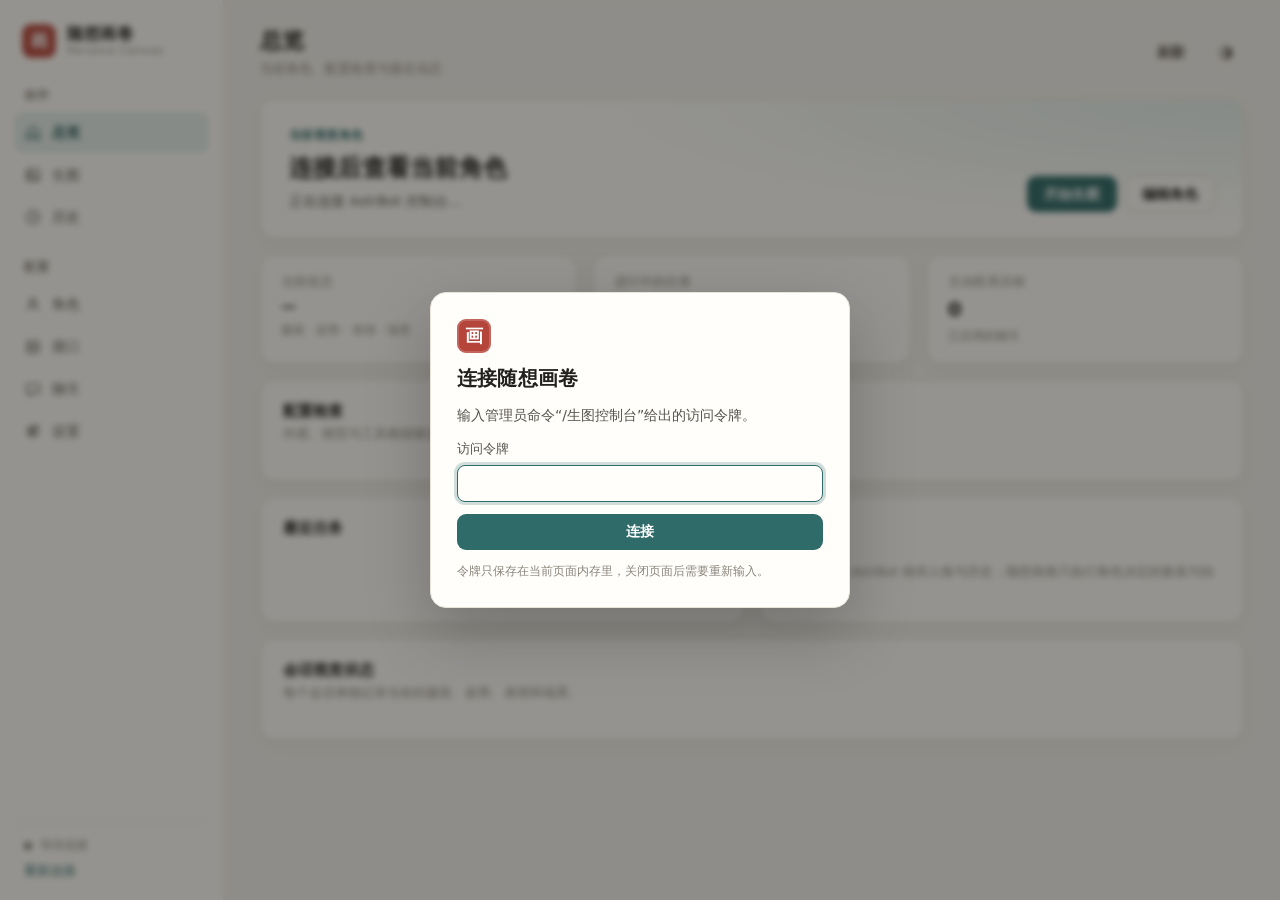
<file: pages/canvas/index.html>
<!doctype html>
<html lang="zh-CN">
  <head>
    <meta charset="utf-8" />
    <meta name="viewport" content="width=device-width,initial-scale=1" />
    <meta name="color-scheme" content="light dark" />
    <title>随想画卷 · Persona Canvas</title>
    <link rel="stylesheet" href="./app.css" />
    <script type="module" src="./app.js"></script>
  </head>
  <body>
    <div class="shell">
      <aside class="sidebar">
        <a class="brand" href="#overview">
          <span class="brand-mark" aria-hidden="true">画</span>
          <span class="brand-text">随想画卷<small>Persona Canvas</small></span>
        </a>
        <nav class="nav-list" aria-label="功能导航">
          <p class="nav-group">创作</p>
          <button class="nav active" data-page="overview">
            <svg viewBox="0 0 24 24" aria-hidden="true"><path d="M4 10.5 12 4l8 6.5V20h-5v-5.5H9V20H4z" /></svg
            ><span>总览</span>
          </button>
          <button class="nav" data-page="studio">
            <svg viewBox="0 0 24 24" aria-hidden="true">
              <rect x="3.5" y="4.5" width="17" height="15" rx="2.5" />
              <circle cx="9" cy="10" r="1.8" />
              <path d="m4 17.5 5-4.5 3.5 3 3-2.5 4.5 4" /></svg
            ><span>生图</span>
          </button>
          <button class="nav" data-page="history">
            <svg viewBox="0 0 24 24" aria-hidden="true">
              <circle cx="12" cy="12" r="8.5" />
              <path d="M12 7.5V12l3 2" /></svg
            ><span>历史</span>
          </button>
          <p class="nav-group">配置</p>
          <button class="nav" data-page="persona">
            <svg viewBox="0 0 24 24" aria-hidden="true">
              <circle cx="12" cy="8.5" r="3.8" />
              <path d="M4.5 20c1.2-3.6 4-5.5 7.5-5.5s6.3 1.9 7.5 5.5" /></svg
            ><span>角色</span>
          </button>
          <button class="nav" data-page="providers">
            <svg viewBox="0 0 24 24" aria-hidden="true">
              <rect x="4" y="4.5" width="16" height="6" rx="2" />
              <rect x="4" y="13.5" width="16" height="6" rx="2" />
              <path d="M8 7.5h.01M8 16.5h.01" /></svg
            ><span>接口</span>
          </button>
          <button class="nav" data-page="active">
            <svg viewBox="0 0 24 24" aria-hidden="true">
              <path
                d="M5 5.5h14a1.5 1.5 0 0 1 1.5 1.5v8.5A1.5 1.5 0 0 1 19 17h-7l-4.5 3.5V17H5a1.5 1.5 0 0 1-1.5-1.5V7A1.5 1.5 0 0 1 5 5.5z"
              /></svg
            ><span>聊天</span>
          </button>
          <button class="nav" data-page="settings">
            <svg viewBox="0 0 24 24" aria-hidden="true">
              <path d="M5 7h9M18 7h1M5 17h3M12 17h7M5 12h1M10 12h9" />
              <circle cx="16" cy="7" r="2" />
              <circle cx="10" cy="17" r="2" />
              <circle cx="8" cy="12" r="2" /></svg
            ><span>设置</span>
          </button>
        </nav>
        <div class="sidebar-foot">
          <div class="connection"><span class="dot" id="status-dot"></span><span id="status-label">等待连接</span></div>
          <button class="link-button" id="change-token" hidden>重新连接</button>
          <span class="version" id="app-version"></span>
        </div>
      </aside>

      <main class="main">
        <header class="page-header">
          <div class="page-heading">
            <h1 id="page-title">总览</h1>
            <p id="page-subtitle">当前角色、配置检查与最近动态</p>
          </div>
          <div class="header-actions">
            <span id="dirty-label" class="dirty-label"></span>
            <button class="button ghost" id="refresh">刷新</button>
            <button class="button icon ghost" id="theme-toggle" aria-label="切换亮暗主题" title="切换亮暗主题">
              <svg viewBox="0 0 24 24" aria-hidden="true">
                <circle cx="12" cy="12" r="7.5" />
                <path d="M12 4.5v15a7.5 7.5 0 0 0 0-15z" class="fill" />
              </svg>
            </button>
          </div>
        </header>
        <div id="notice" class="notice" role="status" aria-live="polite" hidden></div>

        <!-- 总览 -->
        <section data-panel="overview" class="page">
          <article class="hero">
            <div class="hero-body">
              <p class="eyebrow">当前视觉角色</p>
              <h2 id="overview-name">连接后查看当前角色</h2>
              <p id="overview-description" class="hero-description">正在连接 AstrBot 控制台…</p>
              <div class="chips" id="overview-chips"></div>
            </div>
            <div class="hero-actions">
              <button class="button" data-goto="studio">开始生图</button>
              <button class="button outline" data-goto="persona">编辑角色</button>
            </div>
          </article>

          <div class="metrics">
            <article class="metric">
              <span>当前状态</span><strong id="overview-state">—</strong><small>服装 · 姿势 · 表情 · 场景</small>
            </article>
            <article class="metric">
              <span>进行中的任务</span><strong id="overview-jobs">0</strong
              ><small id="overview-job-detail">等待数据</small>
            </article>
            <article class="metric">
              <span>主动联系目标</span><strong id="overview-targets">0</strong
              ><small id="overview-target-detail">已启用的聊天</small>
            </article>
          </div>

          <article class="card">
            <div class="card-head">
              <div>
                <h3>配置检查</h3>
                <p>外观、模型与工具都就绪后，角色才能正常拍照。</p>
              </div>
            </div>
            <div id="setup-list" class="setup-list"></div>
          </article>

          <div class="grid two">
            <article class="card">
              <div class="card-head">
                <h3>最近任务</h3>
                <button class="link-button" data-goto="studio">全部任务</button>
              </div>
              <div id="overview-task-list" class="compact-list"></div>
            </article>
            <article class="card">
              <div class="card-head"><h3>集成状态</h3></div>
              <div id="integration-summary" class="info-list"></div>
              <p class="hint-text">日常聊天由 AstrBot 保持人格与历史；随想画卷只执行角色决定的换装与拍照。</p>
            </article>
          </div>

          <article class="card">
            <div class="card-head">
              <div>
                <h3>会话视觉状态</h3>
                <p>每个会话单独记录当前的服装、姿势、表情和场景。</p>
              </div>
            </div>
            <div id="session-list" class="session-list"></div>
          </article>
        </section>

        <!-- 生图 -->
        <section data-panel="studio" class="page" hidden>
          <div class="studio-grid">
            <form id="generate-form" class="card">
              <div class="card-head">
                <div>
                  <h3>构图与生成</h3>
                  <p>角色会先决定是否愿意拍；提交后可继续操作。</p>
                </div>
              </div>
              <div class="form-grid">
                <label
                  >生成模式<select id="g-mode">
                    <option value="persona">人设拍摄</option>
                    <option value="scene">普通场景</option>
                    <option value="edit">参考图编辑</option>
                  </select></label
                >
                <label>绘画接口<select id="g-provider"></select></label>
                <label>视觉角色<select id="g-persona"></select></label>
                <label
                  >关联会话<input id="g-umo" list="session-options" placeholder="选填，使用该会话的当前状态" /><datalist
                    id="session-options"
                  ></datalist
                ></label>
                <label class="full"
                  >画面描述<textarea
                    id="g-prompt"
                    rows="4"
                    required
                    placeholder="例如：穿白色连衣裙，坐在窗边，下午的柔和阳光"
                  ></textarea>
                </label>
                <label class="full"
                  >参考图资产<input id="g-reference" placeholder="选填；留空使用角色参考图库，填写时只用这一张"
                /></label>
              </div>
              <details class="advanced" id="g-advanced">
                <summary>生成参数</summary>
                <label class="check"
                  ><input
                    id="g-override"
                    type="checkbox"
                  />覆盖默认参数（宽高比与分辨率默认由角色和运行设置决定）</label
                >
                <p id="g-capabilities" class="hint-text"></p>
                <div class="form-grid four">
                  <label>宽度<input id="g-width" type="number" min="64" max="4096" step="64" /></label>
                  <label>高度<input id="g-height" type="number" min="64" max="4096" step="64" /></label>
                  <label>步数<input id="g-steps" type="number" min="1" max="100" /></label>
                  <label>引导值<input id="g-scale" type="number" min="0" max="30" step="0.1" /></label>
                  <label>随机种子<input id="g-seed" type="number" min="-1" placeholder="-1 表示随机" /></label>
                  <label hidden
                    >Gemini 宽高比<select id="g-aspect-ratio">
                      <option value="">由角色决定</option>
                      <option>1:1</option>
                      <option>2:3</option>
                      <option>3:2</option>
                      <option>3:4</option>
                      <option>4:3</option>
                      <option>4:5</option>
                      <option>5:4</option>
                      <option>9:16</option>
                      <option>16:9</option>
                      <option>21:9</option>
                    </select></label
                  >
                  <label hidden
                    >Gemini 图片规格<select id="g-image-size">
                      <option value="">按运行设置档位</option>
                      <option value="512">512</option>
                      <option value="1K">1K</option>
                      <option value="2K">2K</option>
                      <option value="4K">4K</option></select
                    ><small>可用规格取决于模型，不支持时由接口返回原因。</small></label
                  >
                </div>
              </details>
              <div class="actions">
                <button class="button" type="submit">提交生成</button>
                <button class="button outline" type="button" id="use-persona-reference">使用角色参考图库</button>
              </div>
              <div id="generate-result" class="result" aria-live="polite"></div>
            </form>

            <article class="card preview-card">
              <div class="card-head">
                <h3>最近生成</h3>
                <span id="preview-status" class="badge">等待任务</span>
              </div>
              <div id="studio-preview" class="image-stage">
                <div class="empty">
                  <span>✧</span>
                  <p>画面将在生成完成后出现</p>
                  <small>写好描述，开始一次拍摄。</small>
                </div>
              </div>
              <div id="preview-caption" class="preview-caption"></div>
            </article>
          </div>

          <article class="card">
            <div class="card-head">
              <h3>生成任务</h3>
              <button class="link-button" id="refresh-jobs">刷新任务</button>
            </div>
            <div id="job-list" class="task-list"></div>
          </article>

          <form id="simulate-form" class="card">
            <div class="card-head">
              <div>
                <h3>角色判断预演</h3>
                <p>看看角色会不会答应、怎么回复、准备改哪些状态；不发消息也不生图。</p>
              </div>
              <span class="badge">预演</span>
            </div>
            <div class="form-grid">
              <label>视觉角色<select id="s-persona"></select></label>
              <label>关联会话<input id="s-umo" list="session-options" placeholder="选填" /></label>
              <label class="full"
                >用户消息<textarea
                  id="s-text"
                  rows="2"
                  required
                  placeholder="换件白裙子，给我看看你现在的样子"
                ></textarea>
              </label>
            </div>
            <div class="actions"><button class="button outline" type="submit">预演角色判断</button></div>
            <pre id="simulate-result" class="result code-result" aria-live="polite"></pre>
          </form>
        </section>

        <!-- 历史 -->
        <section data-panel="history" class="page" hidden>
          <div class="tabs" role="tablist" data-tabs="history">
            <button type="button" role="tab" data-tab="images">生成历史</button>
            <button type="button" role="tab" data-tab="actions">动作诊断</button>
          </div>
          <article class="card" data-tab-group="history" data-tab-panel="images">
            <div class="card-head">
              <div>
                <h3>生成历史</h3>
                <p>按页加载，包含提示词、参数与执行结果；筛选作用于已加载的记录。</p>
              </div>
              <div class="actions inline">
                <label class="compact-label"
                  >显示<select id="history-filter">
                    <option value="all">全部记录</option>
                    <option value="success">成功</option>
                    <option value="failed">失败</option>
                  </select></label
                >
                <button class="button outline small" id="reload-history">刷新</button>
              </div>
            </div>
            <div id="history-list" class="history-grid"></div>
            <div class="actions center">
              <button class="button outline" id="load-more-history" type="button" hidden>加载更早记录</button>
            </div>
          </article>
          <article class="card" data-tab-group="history" data-tab-panel="actions" hidden>
            <div class="card-head">
              <div>
                <h3>动作诊断</h3>
                <p>请求、角色判断、拍摄条件、参考图、额度、生成与发送的每一步；拒绝和询问也会记录。</p>
              </div>
              <button class="button outline small" id="refresh-diagnostics">刷新</button>
            </div>
            <label class="search">筛选<input id="diagnostic-filter" placeholder="输入会话 UMO、描述或错误" /></label>
            <div id="diagnostic-list" class="diagnostic-list"></div>
          </article>
        </section>

        <!-- 角色 -->
        <section data-panel="persona" class="page" hidden>
          <div class="split-layout">
            <article class="card selector-card">
              <div class="card-head">
                <h3>角色档案</h3>
                <button class="button small outline" id="new-persona">新建</button>
              </div>
              <div id="persona-list" class="select-list"></div>
            </article>
            <form id="persona-form" class="card editor-card">
              <div class="card-head">
                <div>
                  <h3>视觉角色</h3>
                  <p>固定外观与各会话的动态状态分开保存。</p>
                </div>
                <span id="persona-current" class="badge"></span>
              </div>

              <fieldset>
                <legend>基本信息</legend>
                <div class="form-grid">
                  <label>角色名称<input id="p-name" required maxlength="100" placeholder="例如：窗边的猫娘" /></label>
                  <label
                    >绑定 AstrBot 人格<select id="p-astrbot">
                      <option value="">不绑定，作为默认视觉角色</option>
                    </select></label
                  >
                  <label class="full"
                    >简介<textarea id="p-description" rows="2" placeholder="角色的背景和性格摘要"></textarea>
                  </label>
                  <label class="full"
                    >角色判断规则<textarea
                      id="p-consent"
                      rows="3"
                      placeholder="角色如何决定是否自拍、换衣或拒绝请求"
                    ></textarea
                    ><small>补充角色对拍照的态度，AstrBot 原有人格保持不变。</small></label
                  >
                </div>
              </fieldset>

              <fieldset>
                <legend>外观提示词</legend>
                <div class="form-grid">
                  <label class="full"
                    >固定外观 / 正面提示词<textarea
                      id="p-positive"
                      rows="4"
                      placeholder="发色、眼睛、体型、标志性特征…"
                    ></textarea>
                  </label>
                  <label>负面提示词<textarea id="p-negative" rows="3"></textarea></label>
                  <label
                    >画风提示词<textarea
                      id="p-style"
                      rows="3"
                      placeholder="anime illustration, soft shading"
                    ></textarea>
                  </label>
                </div>
                <details class="advanced">
                  <summary>组合提示词预览</summary>
                  <pre id="prompt-preview"></pre>
                </details>
              </fieldset>

              <fieldset>
                <legend>默认动态状态</legend>
                <div class="form-grid four">
                  <label>服装<input id="p-outfit" /></label>
                  <label>姿势<input id="p-pose" /></label>
                  <label>表情<input id="p-expression" /></label>
                  <label>场景<input id="p-scene" /></label>
                </div>
                <button type="button" class="link-button" id="reset-state">清空这四项</button>
                <label class="full"
                  >早安随机服装池<textarea id="p-pool" rows="3" placeholder="每行一种服装"></textarea>
                </label>
              </fieldset>

              <fieldset>
                <legend>参考图</legend>
                <div class="reference-box">
                  <img id="p-reference-preview" alt="角色参考图预览" hidden />
                  <div class="reference-meta">
                    <p id="p-reference-name" class="reference-name">尚未上传</p>
                    <div class="actions inline">
                      <label class="button outline small file-button"
                        >上传图片<input
                          id="p-reference-file"
                          type="file"
                          multiple
                          accept="image/png,image/jpeg,image/webp"
                      /></label>
                      <button class="link-button danger-text" type="button" id="clear-reference">移除引用</button>
                    </div>
                    <small
                      >最多 8 张，每张不超过 16
                      MB。首张为主参考图；支持多图的接口按顺序使用，其余接口只用首张。上传后保存角色生效。</small
                    >
                  </div>
                </div>
                <div id="reference-gallery" class="reference-gallery"></div>
                <div class="check-row">
                  <label class="check"><input id="p-reference-enabled" type="checkbox" />生成时优先使用参考图</label>
                  <label class="check"><input id="p-set-current" type="checkbox" />设为默认视觉角色</label>
                </div>
              </fieldset>

              <div class="actions form-footer">
                <button class="button" type="submit">保存角色</button>
                <button class="button outline" type="button" id="restore-persona">还原修改</button>
                <span class="spacer"></span>
                <button class="button danger" type="button" id="delete-persona">删除角色</button>
              </div>
            </form>
          </div>
        </section>

        <!-- 接口 -->
        <section data-panel="providers" class="page" hidden>
          <div class="tabs" role="tablist" data-tabs="providers">
            <button type="button" role="tab" data-tab="image">绘画接口</button>
            <button type="button" role="tab" data-tab="llm">判断模型</button>
          </div>
          <div class="split-layout" data-tab-group="providers" data-tab-panel="image">
            <article class="card selector-card">
              <div class="card-head">
                <h3>绘画接口</h3>
                <button class="button small outline" id="new-provider">新增</button>
              </div>
              <div id="provider-list" class="select-list"></div>
            </article>
            <form id="provider-form" class="card editor-card">
              <div class="card-head">
                <div>
                  <h3>接口配置</h3>
                  <p>先保存，再获取模型或测试；实际能力以所选模型为准。</p>
                </div>
                <span id="provider-default" class="badge"></span>
              </div>

              <fieldset>
                <legend>连接</legend>
                <div class="form-grid">
                  <label>接口名称<input id="v-name" required maxlength="80" /></label>
                  <label
                    >接口类型<select id="v-kind">
                      <option value="openai">OpenAI Images 兼容</option>
                      <option value="gemini">Gemini 原生</option>
                      <option value="novelai">NovelAI 原生</option>
                      <option value="custom">自定义 JSON 接口</option>
                      <option value="comfyui">ComfyUI 本地工作流</option>
                    </select></label
                  >
                  <label class="full"
                    >接口地址<input id="v-endpoint" type="url" required placeholder="https://api.example.com"
                  /></label>
                  <label
                    ><span id="v-model-label">模型</span
                    ><input id="v-model" list="image-model-options" placeholder="可手动输入模型名" /><datalist
                      id="image-model-options"
                    ></datalist
                  ></label>
                  <label>请求超时（秒）<input id="v-timeout" type="number" min="5" max="600" value="180" /></label>
                  <p class="hint-text full" id="v-timeout-summary"></p>
                </div>
              </fieldset>

              <fieldset>
                <legend>认证</legend>
                <div class="form-grid">
                  <label class="full"
                    >API Key<input
                      id="v-key"
                      type="password"
                      autocomplete="new-password"
                      placeholder="留空保留已保存的密钥"
                    /><small id="v-key-state">密钥不回显</small></label
                  >
                  <label>认证请求头<input id="v-header" placeholder="Authorization" /></label>
                  <label>认证前缀<input id="v-prefix" placeholder="Bearer " /></label>
                  <div class="full">
                    <button class="link-button" type="button" id="default-provider-auth">使用当前类型的默认认证</button>
                    <p class="hint-text" id="provider-auth-help">
                      Gemini 原生接口默认使用 x-goog-api-key；中转服务可保留自定义认证头。切换类型时保留自定义值。
                    </p>
                  </div>
                </div>
              </fieldset>

              <fieldset>
                <legend>能力</legend>
                <div class="form-grid">
                  <label class="check" id="v-edit-row"><input id="v-edit" type="checkbox" />接口支持参考图编辑</label>
                  <label
                    >负面提示词处理<select id="v-negative-mode">
                      <option value="disabled">不发送负面词</option>
                      <option value="natural_language">自然语言约束</option>
                      <option value="field">独立负面字段</option>
                    </select></label
                  >
                  <label class="full" id="v-negative-field-row" hidden
                    >负面请求字段路径<input id="v-negative-field" placeholder="negative_prompt" /><small
                      >只填接口文档明确支持的字段，如 negative_prompt 或 parameters.negative_prompt。</small
                    ></label
                  >
                  <p class="hint-text full" id="v-negative-help"></p>
                  <label class="check full"><input id="v-set-default" type="checkbox" />设为默认绘画接口</label>
                </div>
              </fieldset>

              <fieldset id="comfy-workflow" data-provider-kinds="comfyui" hidden>
                <legend>ComfyUI 工作流</legend>
                <details class="hint">
                  <summary>使用说明</summary>
                  <p>
                    填写 AstrBot 能访问的 ComfyUI 地址，例如
                    http://127.0.0.1:8188；不在同一容器或设备时请换成可达地址。需要从 ComfyUI 导出
                    <strong>API 格式</strong>的工作流 JSON，含 nodes / links 的前端画布格式无法直接运行。
                  </p>
                </details>
                <label class="button outline small file-button workflow-import"
                  >导入工作流 JSON<input id="v-workflow-file" type="file" accept=".json,application/json"
                /></label>
                <p id="v-workflow-import-status" class="hint-text" role="status"></p>
                <div class="form-grid">
                  <label class="full"
                    >API 工作流 JSON<textarea
                      id="v-workflow"
                      rows="12"
                      spellcheck="false"
                      placeholder='{"6":{"class_type":"CLIPTextEncode","inputs":{"text":""}}}'
                    ></textarea
                    ><small>导入后可直接编辑。工作流用到的模型与自定义节点必须已安装在 ComfyUI。</small></label
                  >
                  <label class="full"
                    >工作流字段映射<textarea
                      id="v-workflow-fields"
                      rows="7"
                      spellcheck="false"
                      placeholder='{"prompt":"6.inputs.text","negative_prompt":"7.inputs.text","seed":"3.inputs.seed"}'
                    ></textarea
                    ><small
                      >按自己的节点填写，不会自动猜测。键可用
                      prompt、negative_prompt、seed、steps、scale、sampler、width、height、reference，值为“节点ID.inputs.参数名”。prompt
                      必填，其余未映射时保留工作流原值；reference 映射到 LoadImage 节点。</small
                    ></label
                  >
                  <label
                    >输出节点 ID<input id="v-output-node" placeholder="选填，例如：9" /><small
                      >留空读取首个有图片的输出节点。</small
                    ></label
                  >
                </div>
              </fieldset>

              <details class="advanced">
                <summary>高级接口配置</summary>
                <div class="form-grid">
                  <label class="full"
                    >附加 JSON 请求体<textarea id="v-extra" rows="4" spellcheck="false" placeholder="{}"></textarea
                    ><small>合并到请求体，须为有效 JSON 对象。</small></label
                  >
                  <label class="full">图片结果路径<input id="v-response" placeholder="例如：data.0.b64_json" /></label>
                  <label>生图路径<input id="v-generation-path" placeholder="留空使用接口默认" /></label>
                  <label>编辑路径<input id="v-edit-path" placeholder="留空使用接口默认" /></label>
                  <label>模型列表路径<input id="v-models-path" placeholder="留空使用接口默认" /></label>
                  <label data-provider-kinds="custom"
                    >正面提示词字段<input id="v-prompt-field" placeholder="prompt" /><small
                      >支持点分隔的嵌套路径。</small
                    ></label
                  >
                  <label data-provider-kinds="custom">模型字段<input id="v-model-field" placeholder="model" /></label>
                  <label data-provider-kinds="custom"
                    >参考图字段<input id="v-reference-field" placeholder="image"
                  /></label>
                  <label data-provider-kinds="custom"
                    >参考图编码<select id="v-reference-format">
                      <option value="data_url">Data URL（含图片 MIME）</option>
                      <option value="base64">纯 Base64</option>
                    </select></label
                  >
                  <label data-provider-kinds="custom"
                    >参考图 MIME 字段<input id="v-reference-mime" placeholder="选填，例如：image_mime"
                  /></label>
                  <label data-provider-kinds="custom"
                    >模型列表结果路径<input id="v-models-response" placeholder="data"
                  /></label>
                  <label class="full" data-provider-kinds="openai custom"
                    >支持的图片尺寸<textarea
                      id="v-supported-sizes"
                      rows="3"
                      placeholder="1024x1024&#10;1536x1024&#10;1024x1536"
                    ></textarea
                    ><small>每行一个 WIDTHxHEIGHT；OpenAI 兼容接口留空使用模型默认尺寸。</small></label
                  >
                  <label class="check" data-provider-kinds="custom"
                    ><input id="v-seed" type="checkbox" />支持随机种子</label
                  >
                  <label class="check" data-provider-kinds="custom"
                    ><input id="v-sampler" type="checkbox" />支持采样参数</label
                  >
                  <label class="full" data-provider-kinds="custom"
                    >自定义参数字段映射<textarea
                      id="v-options"
                      rows="3"
                      spellcheck="false"
                      placeholder='{"width":"width","height":"height"}'
                    ></textarea
                    ><small
                      >键为 width / height / steps / scale / sampler / seed / aspect_ratio /
                      image_size，值为请求字段路径。清空后保存恢复默认映射，填 {} 表示不提交这些参数。</small
                    ><button class="link-button" type="button" id="reset-provider-options">
                      恢复默认参数映射
                    </button></label
                  >
                  <label class="check full"
                    ><input id="v-allow-urls" type="checkbox" />允许读取接口返回的图片 URL</label
                  >
                  <label class="full"
                    >允许的图片域名<textarea
                      id="v-image-hosts"
                      rows="2"
                      placeholder="每行一个域名，如 images.example.com"
                    ></textarea
                    ><small>接口返回图片链接时，只从这些域名读取。</small></label
                  >
                  <label class="check full"><input id="v-clear-key" type="checkbox" />保存时清除已存的 API Key</label>
                </div>
              </details>

              <div class="actions test-actions">
                <button class="button outline small" type="button" id="list-image-models">获取模型</button>
                <button class="button outline small" type="button" id="test-image-connection">测试连接</button>
                <button class="button outline small" type="button" id="test-image-generation">生成测试图</button>
              </div>
              <div id="provider-test-result" class="result" aria-live="polite"></div>

              <div class="actions form-footer">
                <button class="button" type="submit">保存接口</button>
                <button class="button outline" type="button" id="restore-provider">还原修改</button>
                <span class="spacer"></span>
                <button class="button danger" type="button" id="delete-provider">删除接口</button>
              </div>
            </form>
          </div>

          <form id="llm-form" class="card narrow" data-tab-group="providers" data-tab-panel="llm" hidden>
            <div class="card-head">
              <div>
                <h3>动作判断模型</h3>
                <p>兼容模式和主动消息用它判断角色的决定；原生工具模式由当前聊天模型直接决定。</p>
              </div>
              <button class="button outline small" type="button" id="refresh-llm">读取 AstrBot 模型</button>
            </div>
            <div class="form-grid">
              <label
                >聊天 Provider<select id="l-provider">
                  <option value="">沿用当前会话模型</option>
                </select></label
              >
              <label
                >模型<input id="l-model" list="llm-model-options" placeholder="留空使用 Provider 默认" /><datalist
                  id="llm-model-options"
                ></datalist
              ></label>
              <label
                >判断超时（秒）<input id="l-timeout" type="number" min="5" max="300" value="60" /><small
                  >未指定 Provider 时使用运行设置里的判断超时。</small
                ></label
              >
              <label class="check"
                ><input id="l-fallback" type="checkbox" checked />指定模型不可用时回退到当前会话模型</label
              >
            </div>
            <div class="actions">
              <button class="button" type="submit">保存判断设置</button>
              <button class="button outline" type="button" id="test-llm">测试 LLM</button>
              <button class="button outline" type="button" id="restore-llm">还原修改</button>
            </div>
            <div id="llm-test-result" class="result" aria-live="polite"></div>
          </form>
        </section>

        <!-- 聊天 -->
        <section data-panel="active" class="page" hidden>
          <div class="tabs" role="tablist" data-tabs="active">
            <button type="button" role="tab" data-tab="targets">聊天目标</button>
            <button type="button" role="tab" data-tab="reply">对话配图</button>
            <button type="button" role="tab" data-tab="proactive">主动消息与早安</button>
          </div>

          <div class="split-layout" data-tab-group="active" data-tab-panel="targets">
            <article class="card selector-card">
              <div class="card-head"><h3>聊天目标</h3></div>
              <label class="compact-label"
                >显示<select id="target-scope-filter">
                  <option value="all">全部聊天</option>
                  <option value="private">私聊</option>
                  <option value="group">群聊</option>
                </select></label
              >
              <div id="target-list" class="select-list"></div>
              <p class="hint-text">
                机器人在聊天里回复过一次就会出现在这里，主动联系和回复配图默认关闭。群聊只能设置回复配图。
              </p>
            </article>
            <form id="target-form" class="card editor-card">
              <div class="card-head">
                <div>
                  <h3>聊天设置</h3>
                  <p>每个聊天单独决定是否配图、主动联系和早安。</p>
                </div>
                <span id="target-status" class="badge"></span>
              </div>
              <div class="form-grid">
                <label class="full"
                  >完整会话 UMO<input id="t-umo" required placeholder="平台:消息类型:会话标识" /><small
                    id="t-scope-help"
                    >使用 AstrBot 完整 unified_msg_origin。</small
                  ></label
                >
                <label>绑定视觉角色<select id="t-persona"></select></label>
              </div>
              <fieldset>
                <legend>回复配图</legend>
                <div class="form-grid">
                  <label class="check"><input id="t-reply-enabled" type="checkbox" />允许在正常回复时配图</label>
                  <label
                    >配图概率（%）<input id="t-reply-probability" type="number" min="0" max="100" step="1"
                  /></label>
                </div>
                <p id="t-reply-help" class="hint-text"></p>
              </fieldset>
              <fieldset id="target-proactive-fields">
                <legend>私聊主动联系与早安</legend>
                <p id="t-proactive-help" class="hint-text"></p>
                <p id="t-clock" class="hint-text"></p>
                <div class="check-row">
                  <label class="check"><input id="t-enabled" type="checkbox" />启用主动联系</label>
                  <label class="check"><input id="t-image" type="checkbox" />主动消息可附带图片（含早安）</label>
                  <label class="check"><input id="t-morning" type="checkbox" />允许每日早安</label>
                </div>
                <div class="form-grid four">
                  <label>主动开始<input id="t-start" type="time" /></label>
                  <label>主动结束<input id="t-end" type="time" /></label>
                  <label>早安开始<input id="t-morning-start" type="time" /></label>
                  <label>早安结束<input id="t-morning-end" type="time" /></label>
                  <label>最小间隔（秒）<input id="t-gap" type="number" min="60" /></label>
                  <label>最小空闲（秒）<input id="t-idle" type="number" min="60" /></label>
                  <label>未回复上限<input id="t-silence" type="number" min="1" /></label>
                  <label
                    >时区<input id="t-timezone" list="timezone-options" placeholder="留空沿用全局" /><small
                      >留空时，主动与早安分别沿用各自的全局时区。</small
                    ></label
                  >
                </div>
              </fieldset>
              <fieldset>
                <legend>为什么现在不主动或不带图</legend>
                <div class="actions inline">
                  <button class="button outline small" type="button" id="refresh-target-diagnostics">
                    刷新只读检查
                  </button>
                </div>
                <div id="target-diagnostics" class="diagnostic-list"></div>
              </fieldset>
              <div id="target-test-result" class="result" aria-live="polite"></div>
              <div class="actions form-footer">
                <button class="button" type="submit">保存目标</button>
                <button class="button outline" type="button" id="test-target">发送测试消息</button>
                <button class="button outline" type="button" id="restore-target">还原修改</button>
                <span class="spacer"></span>
                <button class="button danger" type="button" id="delete-target">移除目标</button>
              </div>
            </form>
          </div>

          <form id="reply-images-form" class="card narrow" data-tab-group="active" data-tab-panel="reply" hidden>
            <div class="card-head">
              <div>
                <h3>对话回复配图</h3>
                <p>正常聊天时偶尔随回复附一张符合角色和对话的图片，不需要用户先要照片。</p>
              </div>
              <span class="badge">默认关闭</span>
            </div>
            <label class="check"><input id="r-enabled" type="checkbox" />开启对话回复配图</label>
            <div class="form-grid">
              <label
                >新聊天默认概率（%）<input id="r-probability" type="number" min="0" max="100" step="1" /><small
                  >只用于没有单独设概率的聊天，每个聊天仍需手动开启。</small
                ></label
              >
              <label>同一聊天最小间隔（秒）<input id="r-interval" type="number" min="0" max="86400" /></label>
              <label
                >配图绘画接口<select id="r-provider">
                  <option value="">使用默认绘画接口</option>
                </select></label
              >
              <label
                >单轮最长等待（秒）<input id="r-max-wait" type="number" min="5" max="600" step="1" /><small
                  >包含判断、排队和生成；超时保留文字回复，上游已受理的任务可能继续。</small
                ></label
              >
            </div>
            <details class="hint">
              <summary>触发规则</summary>
              <p>
                只对在“聊天目标”里开启了配图的私聊或群聊生效，并且只在机器人正常回复时抽取概率。0% 永不触发，100%
                每次符合条件都会询问角色；命中后进入冷却，角色仍可选择不配图。图片可能让这条回复稍晚送达，生成失败时照常发送文字。流式回复暂不配图。配图计入生成额度与限制。
              </p>
            </details>
            <div class="actions">
              <button class="button" type="submit">保存配图设置</button>
              <button class="button outline" type="button" id="restore-reply-images">还原修改</button>
            </div>
          </form>

          <form id="active-form" class="card narrow" data-tab-group="active" data-tab-panel="proactive" hidden>
            <div class="card-head">
              <div>
                <h3>主动消息策略</h3>
                <p>对已开启主动联系的私聊，在时间段内按空闲和静默规则发起联系。</p>
              </div>
            </div>
            <fieldset>
              <legend>日常主动消息</legend>
              <label class="check"><input id="a-enabled" type="checkbox" />开启日常主动消息</label>
              <div class="form-grid four">
                <label>开始时间<input id="a-start" type="time" required /></label>
                <label>结束时间<input id="a-end" type="time" required /></label>
                <label>时区<input id="a-timezone" list="timezone-options" /></label>
                <label>检查间隔（秒）<input id="a-interval" type="number" min="15" /></label>
                <label>发送最小间隔（秒）<input id="a-gap" type="number" min="60" /></label>
                <label>聊完至少等待（秒）<input id="a-idle" type="number" min="60" /></label>
                <label>间隔波动上限（%）<input id="a-jitter" type="number" min="0" max="40" /></label>
                <label
                  >同时处理目标数<input id="a-concurrency" type="number" min="1" max="16" /><small
                    >默认 3，慢的目标不会阻塞其他目标。</small
                  ></label
                >
                <label>连续未回复上限<input id="a-silence" type="number" min="1" /></label>
                <label>静默时长（小时）<input id="a-silence-hours" type="number" min="1" /></label>
              </div>
              <details class="hint">
                <summary>时间与静默规则</summary>
                <p>
                  时间段支持跨午夜。用户回复或静默期结束后重新计数；刚聊完会先等待空闲时间。每次机会在最小间隔后随机延后，角色也可以选择不联系。
                </p>
              </details>
            </fieldset>
            <fieldset>
              <legend>每日早安</legend>
              <label class="check"><input id="m-enabled" type="checkbox" />开启每日早安</label>
              <div class="form-grid four">
                <label>开始时间<input id="m-start" type="time" required /></label>
                <label>结束时间<input id="m-end" type="time" required /></label>
                <label>时区<input id="m-timezone" list="timezone-options" /></label>
                <label
                  >早安配图<select id="m-image-mode">
                    <option value="prefer_photo">优先带图</option>
                    <option value="auto">角色自由选择</option>
                    <option value="text_only">仅文字</option>
                  </select></label
                >
                <label>每日最多尝试<input id="m-attempts" type="number" min="1" max="5" value="3" /></label>
                <label
                  >跳过后重试间隔（秒）<input id="m-retry-interval" type="number" min="60" max="3600" value="900"
                /></label>
              </div>
              <details class="hint">
                <summary>早安规则</summary>
                <p>
                  每个聊天每天最多实际发送一次早安。角色暂时跳过时，只在早安时段内按间隔重试，直到达到尝试次数；明确拒绝或用户已先发消息时不补发，重试仍遵守时间段、空闲和静默条件。没有接续话题也可以自然问候。“优先带图”会请角色优先考虑早安照片，但仍须该聊天允许主动图片、有照片预算并且角色本次愿意拍，不会强制配图；“角色自由选择”由角色决定图文或纯文字；“仅文字”不生图。早安照片可使用角色的服装池。
                </p>
              </details>
            </fieldset>
            <fieldset>
              <legend>每日主动预算</legend>
              <div class="form-grid four">
                <label>消息总数<input id="b-messages" type="number" min="0" max="10000" /></label>
                <label>照片请求数<input id="b-photos" type="number" min="0" max="10000" /></label>
                <label>判断模型请求数<input id="b-llm" type="number" min="0" max="10000" /></label>
                <label>预算时区<input id="b-timezone" list="timezone-options" /></label>
              </div>
              <div id="budget-status" class="chips"></div>
              <p class="hint-text">
                0 表示停止该类主动动作。日常与早安共用预算，所有聊天合计；模型和照片按尝试计数，失败或取消也可能已计费。
              </p>
            </fieldset>
            <div class="actions">
              <button class="button" type="submit">保存主动策略</button>
              <button class="button outline" type="button" id="restore-active">还原修改</button>
            </div>
          </form>
        </section>

        <!-- 设置 -->
        <section data-panel="settings" class="page" hidden>
          <form id="settings-form" class="card narrow">
            <div class="card-head">
              <div>
                <h3>运行设置</h3>
                <p>对话集成方式、生成默认值、配额与状态有效期。</p>
              </div>
            </div>
            <fieldset>
              <legend>对话集成</legend>
              <div class="check-row">
                <label class="check"><input id="c-enabled" type="checkbox" />开启自然语言动作</label>
                <label class="check"
                  ><input id="c-strict" type="checkbox" checked disabled />严格请求检查（始终开启）</label
                >
              </div>
              <div class="form-grid four">
                <label class="span-2"
                  >动作模式<select id="c-mode">
                    <option value="native_tools">AstrBot 原生工具（推荐）</option>
                    <option value="compatibility">兼容模式：解析已唤醒消息</option>
                  </select></label
                >
                <label>判断超时（秒）<input id="c-timeout" type="number" min="5" max="300" /></label>
                <label>上下文轮数<input id="c-context" type="number" min="1" max="50" /></label>
                <label class="span-2"
                  >等待用户确认有效期（秒）<input id="c-confirmation" type="number" min="60" max="86400"
                /></label>
              </div>
              <details class="hint">
                <summary>原生工具需要的权限</summary>
                <p>
                  请在 AstrBot 人格的工具设置里允许
                  persona_canvas_photo、persona_canvas_state、persona_canvas_conditions 和
                  persona_canvas_control。控制工具用于确认约定、修改或移除条件、取消拍摄、显式重试与补发原图；角色口头答应后仍需实际调用拍照工具。严格请求检查下，原生模式由
                  AI
                  判断用户意图，但仍需唤醒、条件确认和实际工具调用。自拍默认使用角色参考图库，只有明确要求用聊天附件改图时才会使用附件。
                </p>
              </details>
            </fieldset>
            <fieldset>
              <legend>生成默认值</legend>
              <div class="form-grid four">
                <label class="span-2"
                  >分辨率档位<select id="d-resolution">
                    <option value="1K">1K（约 100 万像素）</option>
                    <option value="2K">2K（约 400 万像素）</option>
                    <option value="4K">4K（约 1600 万像素）</option></select
                  ><small>宽高比由角色按构图选择，未选择时为竖图 2:3；超出接口上限时由适配器回退。</small></label
                >
                <label>步数<input id="d-steps" type="number" min="1" max="100" /></label>
                <label>引导值<input id="d-scale" type="number" min="0" max="30" step="0.1" /></label>
                <label>采样器<input id="d-sampler" /></label>
                <label>随机种子<input id="d-seed" type="number" min="-1" /></label>
                <label>全局生成并发<input id="d-concurrency" type="number" min="1" max="16" /></label>
                <label
                  >任务生成超时（秒）<input id="d-timeout" type="number" min="5" max="600" /><small
                    >与接口超时取较短值。</small
                  ></label
                >
                <label>历史保留条数<input id="d-history" type="number" min="1" max="5000" /></label>
              </div>
            </fieldset>
            <fieldset>
              <legend>普通用户配额</legend>
              <label class="check"><input id="q-enabled" type="checkbox" />开启审核与限流</label>
              <div class="form-grid four">
                <label>每日生成次数<input id="q-daily" type="number" min="0" /><small>0 表示不限次数。</small></label>
                <label>生成最小间隔（秒）<input id="q-interval" type="number" min="0" /></label>
                <label>每用户最大并发<input id="q-concurrency" type="number" min="1" max="16" /></label>
                <label>每日配额时区<input id="q-timezone" list="timezone-options" /></label>
              </div>
            </fieldset>
            <fieldset>
              <legend>动态状态有效期</legend>
              <div class="form-grid four">
                <label>服装（秒）<input id="s-outfit-life" type="number" min="0" max="2592000" /></label>
                <label>姿势（秒）<input id="s-pose-life" type="number" min="0" max="86400" /></label>
                <label>表情（秒）<input id="s-expression-life" type="number" min="0" max="86400" /></label>
                <label>场景（秒）<input id="s-scene-life" type="number" min="0" max="604800" /></label>
              </div>
              <p class="hint-text">
                0 表示一直保留。到期后在下一次角色请求时恢复默认状态；修改有效期会按原状态的更新时间重新计算。
              </p>
            </fieldset>
            <div class="actions form-footer">
              <button class="button" type="submit">保存运行设置</button>
              <button class="button outline" type="button" id="restore-settings">还原修改</button>
            </div>
          </form>
          <article class="card narrow">
            <div class="card-head">
              <div>
                <h3>备份与兼容信息</h3>
                <p>导出角色、设置与会话状态，导出内容不包含密钥。</p>
              </div>
              <button class="button outline small" id="export-data">导出安全备份</button>
            </div>
            <details class="advanced">
              <summary>能力与集成详情</summary>
              <pre id="capability-detail"></pre>
            </details>
          </article>
        </section>
      </main>
    </div>

    <datalist id="timezone-options">
      <option value="Asia/Shanghai"></option>
      <option value="Asia/Hong_Kong"></option>
      <option value="Asia/Taipei"></option>
      <option value="Asia/Tokyo"></option>
      <option value="UTC"></option>
      <option value="America/Los_Angeles"></option>
      <option value="Europe/London"></option>
    </datalist>

    <dialog id="token-dialog">
      <form id="token-form">
        <span class="brand-mark" aria-hidden="true">画</span>
        <h2>连接随想画卷</h2>
        <p>输入管理员命令“/生图控制台”给出的访问令牌。</p>
        <label>访问令牌<input id="access-token" type="password" autocomplete="off" required /></label>
        <p id="token-error" class="danger-text" role="alert"></p>
        <button class="button block" type="submit">连接</button>
        <small>令牌只保存在当前页面内存里，关闭页面后需要重新输入。</small>
      </form>
    </dialog>
    <dialog id="confirm-dialog">
      <h3 id="confirm-title">确认操作</h3>
      <p id="confirm-message"></p>
      <label class="check" id="confirm-uncertain-row" hidden
        ><input id="confirm-uncertain" type="checkbox" />我已检查目标聊天记录，确认还没有收到这张图片</label
      >
      <div class="actions end">
        <button class="button outline" id="confirm-cancel">取消</button
        ><button class="button danger" id="confirm-ok">确认</button>
      </div>
    </dialog>
  </body>
</html>
</file>
<file: pages/canvas/app.css>
/* 随想画卷 · paper-and-ink theme. Light by default, dark via data-theme or the system. */
:root {
  color-scheme: light;
  --bg: #f5f3ee;
  --surface: #fffefb;
  --surface-2: #f8f6f1;
  --surface-3: #efece5;
  --text: #23211d;
  --text-2: #57534b;
  --muted: #8a857b;
  --line: #e8e3d9;
  --line-strong: #d9d2c4;
  --accent: #2f6b69;
  --accent-strong: #235654;
  --accent-soft: #e4efec;
  --on-accent: #ffffff;
  --seal: #b5443a;
  --good: #3b7a4f;
  --good-soft: #e5f1e8;
  --warn: #93600f;
  --warn-soft: #f7edd9;
  --bad: #b03a35;
  --bad-soft: #f8e5e3;
  --neutral-soft: #efece6;
  --shadow: 0 1px 2px rgb(35 33 29 / 4%), 0 6px 20px rgb(35 33 29 / 4%);
  --focus: 0 0 0 3px rgb(47 107 105 / 22%);
  --radius: 14px;
  --font: "PingFang SC", "Hiragino Sans GB", "Microsoft YaHei UI", "Microsoft YaHei", "Segoe UI", system-ui, sans-serif;
  --mono: ui-monospace, "Cascadia Code", "SF Mono", Consolas, "Liberation Mono", monospace;
}
:root[data-theme="dark"] {
  color-scheme: dark;
  --bg: #131315;
  --surface: #1b1b1e;
  --surface-2: #212125;
  --surface-3: #2a2a2f;
  --text: #ecebe6;
  --text-2: #c3c0b8;
  --muted: #8f8c85;
  --line: #2d2d32;
  --line-strong: #3b3b41;
  --accent: #7bbfb9;
  --accent-strong: #98d2cc;
  --accent-soft: #1d3331;
  --on-accent: #0e1f1e;
  --seal: #cf6458;
  --good: #7fc595;
  --good-soft: #1b2e21;
  --warn: #e1b267;
  --warn-soft: #33281a;
  --bad: #ee8b84;
  --bad-soft: #3a2220;
  --neutral-soft: #27272b;
  --shadow: none;
  --focus: 0 0 0 3px rgb(123 191 185 / 28%);
}
@media (prefers-color-scheme: dark) {
  :root:not([data-theme="light"]) {
    color-scheme: dark;
    --bg: #131315;
    --surface: #1b1b1e;
    --surface-2: #212125;
    --surface-3: #2a2a2f;
    --text: #ecebe6;
    --text-2: #c3c0b8;
    --muted: #8f8c85;
    --line: #2d2d32;
    --line-strong: #3b3b41;
    --accent: #7bbfb9;
    --accent-strong: #98d2cc;
    --accent-soft: #1d3331;
    --on-accent: #0e1f1e;
    --seal: #cf6458;
    --good: #7fc595;
    --good-soft: #1b2e21;
    --warn: #e1b267;
    --warn-soft: #33281a;
    --bad: #ee8b84;
    --bad-soft: #3a2220;
    --neutral-soft: #27272b;
    --shadow: none;
    --focus: 0 0 0 3px rgb(123 191 185 / 28%);
  }
}

/* Base */
*,
*::before,
*::after {
  box-sizing: border-box;
}
[hidden] {
  display: none !important;
}
html {
  -webkit-text-size-adjust: 100%;
}
body {
  margin: 0;
  background: var(--bg);
  color: var(--text);
  font: 14px/1.6 var(--font);
  -webkit-font-smoothing: antialiased;
}
::selection {
  background: var(--accent-soft);
}
h1,
h2,
h3,
h4 {
  margin: 0;
  font-weight: 650;
  line-height: 1.35;
  letter-spacing: 0.01em;
}
h1 {
  font-size: 22px;
}
h2 {
  font-size: 24px;
}
h3 {
  font-size: 15px;
}
h4 {
  font-size: 13.5px;
  margin: 10px 0 4px;
}
p {
  margin: 6px 0;
}
a {
  color: var(--accent);
}
button,
input,
select,
textarea {
  font: inherit;
  color: inherit;
}
button {
  cursor: pointer;
}
button,
a,
input,
select,
textarea,
summary {
  touch-action: manipulation;
}
:focus-visible {
  outline: none;
  box-shadow: var(--focus);
}
pre {
  margin: 8px 0 0;
  padding: 12px 14px;
  max-height: 420px;
  overflow: auto;
  background: var(--surface-2);
  border: 1px solid var(--line);
  border-radius: 10px;
  font: 12px/1.6 var(--mono);
  color: var(--text-2);
  white-space: pre-wrap;
  word-break: break-word;
}
pre:empty {
  display: none;
}
.muted {
  color: var(--muted);
}
.danger-text {
  color: var(--bad);
}
.hint-text {
  margin: 8px 0 0;
  color: var(--muted);
  font-size: 12.5px;
  line-height: 1.6;
}
.hint-text:empty {
  display: none;
}
.eyebrow {
  margin: 0;
  color: var(--accent);
  font-size: 12px;
  font-weight: 600;
  letter-spacing: 0.04em;
}

/* Shell */
.shell {
  display: grid;
  grid-template-columns: 224px minmax(0, 1fr);
  min-height: 100vh;
}
.sidebar {
  position: sticky;
  top: 0;
  height: 100vh;
  display: flex;
  flex-direction: column;
  padding: 22px 14px 18px;
  background: var(--surface);
  border-right: 1px solid var(--line);
  z-index: 10;
}
.brand {
  display: flex;
  align-items: center;
  gap: 11px;
  padding: 2px 8px 10px;
  color: var(--text);
  text-decoration: none;
}
.brand-mark {
  display: grid;
  place-items: center;
  flex-shrink: 0;
  width: 34px;
  height: 34px;
  border-radius: 9px;
  background: var(--seal);
  color: #fff;
  font:
    700 18px/1 "Songti SC",
    "STSong",
    "SimSun",
    serif;
  box-shadow: inset 0 0 0 2px rgb(255 255 255 / 18%);
}
.brand-text {
  display: flex;
  flex-direction: column;
  font-size: 16px;
  font-weight: 700;
  line-height: 1.25;
  letter-spacing: 0.04em;
}
.brand-text small {
  color: var(--muted);
  font-size: 11px;
  font-weight: 500;
  letter-spacing: 0.06em;
}
.nav-list {
  display: flex;
  flex-direction: column;
  gap: 2px;
}
.nav-group {
  margin: 18px 10px 6px;
  color: var(--muted);
  font-size: 11.5px;
  font-weight: 600;
  letter-spacing: 0.08em;
}
.nav {
  display: flex;
  align-items: center;
  gap: 10px;
  width: 100%;
  padding: 9px 10px;
  border: 0;
  border-radius: 9px;
  background: transparent;
  color: var(--text-2);
  font-size: 14px;
  text-align: left;
  transition:
    background 0.15s,
    color 0.15s;
}
.nav svg,
.button svg {
  width: 18px;
  height: 18px;
  flex-shrink: 0;
  fill: none;
  stroke: currentColor;
  stroke-width: 1.7;
  stroke-linecap: round;
  stroke-linejoin: round;
}
.button svg .fill {
  fill: currentColor;
  stroke: none;
}
.nav:hover {
  background: var(--surface-3);
  color: var(--text);
}
.nav.active {
  background: var(--accent-soft);
  color: var(--accent-strong);
  font-weight: 600;
}
.sidebar-foot {
  display: flex;
  flex-direction: column;
  gap: 6px;
  margin-top: auto;
  padding: 14px 10px 0;
  border-top: 1px solid var(--line);
  color: var(--muted);
  font-size: 12px;
}
.connection {
  display: flex;
  align-items: center;
  gap: 8px;
}
.dot {
  width: 8px;
  height: 8px;
  flex-shrink: 0;
  border-radius: 50%;
  background: var(--muted);
}
.dot.online {
  background: var(--good);
  box-shadow: 0 0 0 3px var(--good-soft);
}
.dot.error {
  background: var(--bad);
  box-shadow: 0 0 0 3px var(--bad-soft);
}
.version {
  font-size: 11.5px;
}
.version:empty {
  display: none;
}
.main {
  width: 100%;
  max-width: 1320px;
  padding: 26px 36px 64px;
}
.page-header {
  display: flex;
  justify-content: space-between;
  align-items: center;
  gap: 16px;
  margin-bottom: 20px;
}
.page-heading p {
  margin: 3px 0 0;
  color: var(--muted);
  font-size: 13px;
}
.header-actions {
  display: flex;
  align-items: center;
  gap: 6px;
}
.dirty-label {
  color: var(--warn);
  font-size: 12.5px;
}
.notice {
  position: sticky;
  top: 12px;
  z-index: 8;
  margin-bottom: 16px;
  padding: 10px 14px;
  border: 1px solid color-mix(in srgb, var(--accent) 28%, transparent);
  border-radius: 10px;
  background: var(--accent-soft);
  color: var(--accent-strong);
  font-size: 13px;
  box-shadow: var(--shadow);
}
.notice.error {
  border-color: color-mix(in srgb, var(--bad) 30%, transparent);
  background: var(--bad-soft);
  color: var(--bad);
}
.page {
  display: grid;
  gap: 16px;
  align-content: start;
}

/* Cards */
.card,
.metric,
.hero {
  min-width: 0;
  background: var(--surface);
  border: 1px solid var(--line);
  border-radius: var(--radius);
  box-shadow: var(--shadow);
}
.card {
  padding: 20px 22px;
}
.card.narrow {
  max-width: 980px;
}
.card-head {
  display: flex;
  justify-content: space-between;
  align-items: flex-start;
  gap: 14px;
  margin-bottom: 16px;
}
.card-head > div {
  min-width: 0;
}
.card-head p {
  margin: 3px 0 0;
  color: var(--muted);
  font-size: 12.5px;
}
.grid.two {
  display: grid;
  grid-template-columns: repeat(2, minmax(0, 1fr));
  gap: 16px;
}
.hero {
  display: flex;
  justify-content: space-between;
  align-items: flex-end;
  gap: 24px;
  padding: 26px 28px;
  background: radial-gradient(120% 160% at 100% 0%, var(--accent-soft), transparent 58%), var(--surface);
}
.hero h2 {
  margin: 6px 0 6px;
}
.hero-description {
  max-width: 62ch;
  margin: 0;
  color: var(--text-2);
}
.hero-actions {
  display: flex;
  gap: 8px;
  flex-shrink: 0;
}
.chips {
  display: flex;
  flex-wrap: wrap;
  align-items: center;
  gap: 6px;
  margin-top: 14px;
}
.chips:empty {
  display: none;
}
.chips > span {
  padding: 3px 10px;
  border: 1px solid var(--line);
  border-radius: 999px;
  background: var(--surface-2);
  color: var(--text-2);
  font-size: 12px;
}
.chips > small {
  color: var(--muted);
  font-size: 12px;
}
.metrics {
  display: grid;
  grid-template-columns: repeat(3, minmax(0, 1fr));
  gap: 16px;
}
.metric {
  display: flex;
  flex-direction: column;
  gap: 4px;
  padding: 16px 20px;
}
.metric span {
  color: var(--muted);
  font-size: 12.5px;
}
.metric strong {
  font-size: 20px;
  font-weight: 650;
  line-height: 1.35;
  overflow-wrap: anywhere;
}
.metric small {
  color: var(--muted);
  font-size: 12px;
}
/* The visual state is free text and can be long. */
#overview-state {
  font-size: 15px;
  font-weight: 600;
}

/* Tabs */
.tabs {
  display: inline-flex;
  gap: 2px;
  justify-self: start;
  max-width: 100%;
  padding: 3px;
  overflow-x: auto;
  background: var(--surface-3);
  border-radius: 11px;
  scrollbar-width: none;
}
.tabs::-webkit-scrollbar {
  display: none;
}
.tabs button {
  padding: 7px 16px;
  border: 0;
  border-radius: 8px;
  background: transparent;
  color: var(--text-2);
  font-size: 13.5px;
  white-space: nowrap;
  transition:
    background 0.15s,
    color 0.15s;
}
.tabs button:hover {
  color: var(--text);
}
.tabs button.active {
  background: var(--surface);
  color: var(--text);
  font-weight: 600;
  box-shadow: 0 1px 3px rgb(0 0 0 / 8%);
}

/* Forms */
label {
  display: flex;
  flex-direction: column;
  gap: 6px;
  min-width: 0;
  color: var(--text-2);
  font-size: 12.5px;
  font-weight: 500;
}
label small,
fieldset > small,
.reference-meta small {
  color: var(--muted);
  font-size: 12px;
  font-weight: 400;
  line-height: 1.55;
}
input,
select,
textarea {
  width: 100%;
  min-height: 36px;
  padding: 7px 11px;
  border: 1px solid var(--line-strong);
  border-radius: 8px;
  background: var(--surface-2);
  color: var(--text);
  font-size: 14px;
  font-weight: 400;
  line-height: 1.5;
  transition:
    border-color 0.15s,
    background 0.15s,
    box-shadow 0.15s;
}
input::placeholder,
textarea::placeholder {
  color: var(--muted);
  opacity: 0.85;
}
input:hover,
select:hover,
textarea:hover {
  border-color: color-mix(in srgb, var(--accent) 35%, var(--line-strong));
}
input:focus,
select:focus,
textarea:focus {
  outline: none;
  border-color: var(--accent);
  background: var(--surface);
  box-shadow: var(--focus);
}
input:disabled,
select:disabled,
textarea:disabled {
  opacity: 0.55;
  cursor: not-allowed;
}
textarea {
  resize: vertical;
  line-height: 1.6;
}
textarea[spellcheck="false"] {
  font: 12.5px/1.6 var(--mono);
}
select {
  appearance: none;
  padding-right: 32px;
  background-image: url("data:image/svg+xml,%3Csvg xmlns='http://www.w3.org/2000/svg' width='12' height='12' viewBox='0 0 24 24' fill='none' stroke='%238a857b' stroke-width='2.4' stroke-linecap='round' stroke-linejoin='round'%3E%3Cpath d='m6 9 6 6 6-6'/%3E%3C/svg%3E");
  background-repeat: no-repeat;
  background-position: right 11px center;
}
.form-grid {
  display: grid;
  grid-template-columns: repeat(2, minmax(0, 1fr));
  gap: 14px 16px;
}
.form-grid.four {
  grid-template-columns: repeat(4, minmax(0, 1fr));
}
.form-grid .full,
.form-grid > p,
.form-grid > div.full {
  grid-column: 1 / -1;
}
.form-grid .span-2 {
  grid-column: span 2;
}
label.check {
  flex-direction: row;
  align-items: center;
  gap: 9px;
  color: var(--text);
  font-size: 13.5px;
  font-weight: 400;
  cursor: pointer;
}
label.check input {
  width: 16px;
  height: 16px;
  min-height: 0;
  margin: 0;
  padding: 0;
  flex-shrink: 0;
  accent-color: var(--accent);
  box-shadow: none;
}
.form-grid label.check {
  align-self: end;
  min-height: 36px;
}
fieldset > label.check,
.card > label.check,
details > label.check {
  margin-bottom: 14px;
}
.check-row {
  display: flex;
  flex-wrap: wrap;
  gap: 10px 24px;
  margin: 2px 0 14px;
}
fieldset {
  min-width: 0;
  margin: 18px 0 0;
  padding: 16px 0 0;
  border: 0;
  border-top: 1px solid var(--line);
}
.card-head + fieldset {
  margin-top: 0;
}
legend {
  float: left;
  width: 100%;
  margin-bottom: 12px;
  padding: 0;
  color: var(--text);
  font-size: 13.5px;
  font-weight: 650;
}
legend + * {
  clear: both;
}
fieldset > .link-button {
  margin-top: 10px;
}
fieldset > label.full {
  margin-top: 14px;
}
details.advanced {
  margin-top: 18px;
  border-top: 1px solid var(--line);
}
fieldset details.advanced {
  margin-top: 14px;
  border-top: 0;
}
details.advanced > summary,
details.hint > summary,
.action-detail > summary,
.request-detail > summary,
details > summary {
  display: inline-flex;
  align-items: center;
  gap: 6px;
  padding: 12px 0 4px;
  color: var(--text-2);
  font-size: 13px;
  font-weight: 600;
  list-style: none;
  cursor: pointer;
  user-select: none;
}
details > summary::-webkit-details-marker {
  display: none;
}
details > summary::before {
  content: "";
  width: 6px;
  height: 6px;
  border-right: 1.6px solid currentColor;
  border-bottom: 1.6px solid currentColor;
  transform: rotate(-45deg);
  transition: transform 0.15s;
}
details[open] > summary::before {
  transform: rotate(45deg);
}
details.advanced[open] > summary {
  margin-bottom: 10px;
}
details.hint {
  margin-top: 10px;
}
details.hint > summary {
  padding: 4px 0;
  color: var(--muted);
  font-size: 12.5px;
  font-weight: 500;
}
details.hint > p {
  margin: 6px 0 0;
  padding: 10px 12px;
  background: var(--surface-2);
  border-radius: 10px;
  color: var(--text-2);
  font-size: 12.5px;
  line-height: 1.7;
}
.compact-label {
  flex-direction: row;
  align-items: center;
  gap: 8px;
  white-space: nowrap;
}
.compact-label select {
  width: auto;
  min-height: 30px;
  padding-top: 4px;
  padding-bottom: 4px;
  font-size: 13px;
}
.selector-card > .compact-label {
  margin-bottom: 12px;
}
.search {
  margin-bottom: 14px;
}

/* Buttons */
.button {
  display: inline-flex;
  align-items: center;
  justify-content: center;
  gap: 6px;
  height: 36px;
  padding: 0 16px;
  border: 1px solid transparent;
  border-radius: 9px;
  background: var(--accent);
  color: var(--on-accent);
  font-size: 13.5px;
  font-weight: 600;
  line-height: 1;
  white-space: nowrap;
  text-decoration: none;
  transition:
    background 0.15s,
    border-color 0.15s,
    color 0.15s,
    box-shadow 0.15s;
}
.button:hover {
  background: var(--accent-strong);
}
.button.outline {
  background: var(--surface);
  border-color: var(--line-strong);
  color: var(--text);
}
.button.outline:hover {
  background: var(--surface-3);
}
.button.ghost {
  background: transparent;
  color: var(--text-2);
}
.button.ghost:hover {
  background: var(--surface-3);
  color: var(--text);
}
.button.danger {
  background: transparent;
  border-color: color-mix(in srgb, var(--bad) 35%, transparent);
  color: var(--bad);
}
.button.danger:hover {
  background: var(--bad-soft);
}
#confirm-ok.button.danger {
  background: var(--bad);
  border-color: var(--bad);
  color: var(--surface);
}
.button.small {
  height: 30px;
  padding: 0 12px;
  border-radius: 8px;
  font-size: 12.5px;
}
.button.icon {
  width: 36px;
  padding: 0;
}
.button.block {
  width: 100%;
}
.button:disabled,
.button[data-unavailable="true"] {
  opacity: 0.5;
  cursor: not-allowed;
}
.link-button {
  padding: 0;
  border: 0;
  background: none;
  color: var(--accent);
  font-size: 13px;
  font-weight: 500;
  text-align: left;
}
.link-button:hover {
  text-decoration: underline;
  text-underline-offset: 3px;
}
.link-button.danger-text {
  color: var(--bad);
}
.file-button {
  position: relative;
  overflow: hidden;
  flex-direction: row;
  cursor: pointer;
}
.file-button input {
  position: absolute;
  inset: 0;
  min-height: 0;
  opacity: 0;
  cursor: pointer;
}
.file-button:focus-within {
  box-shadow: var(--focus);
}
.workflow-import {
  align-self: flex-start;
  margin: 10px 0 0;
}
.actions {
  display: flex;
  flex-wrap: wrap;
  align-items: center;
  gap: 8px;
  margin-top: 18px;
}
.actions.inline {
  margin-top: 0;
}
.actions.center {
  justify-content: center;
}
.actions.end {
  justify-content: flex-end;
}
.spacer {
  flex: 1;
}
.form-footer {
  position: sticky;
  bottom: 0;
  z-index: 3;
  margin: 22px -22px -20px;
  padding: 14px 22px;
  border-top: 1px solid var(--line);
  border-radius: 0 0 var(--radius) var(--radius);
  background: color-mix(in srgb, var(--surface) 90%, transparent);
  backdrop-filter: blur(10px);
}
.test-actions {
  margin-top: 18px;
}
.result {
  margin-top: 12px;
  font-size: 13px;
  color: var(--text-2);
}
.result:empty {
  display: none;
}
.result img {
  display: block;
  max-width: min(100%, 360px);
  margin-top: 10px;
  border-radius: 10px;
  border: 1px solid var(--line);
}

/* Badges */
.badge {
  display: inline-flex;
  align-items: center;
  gap: 6px;
  flex-shrink: 0;
  padding: 2px 10px;
  border-radius: 999px;
  background: var(--neutral-soft);
  color: var(--text-2);
  font-size: 11.5px;
  font-weight: 600;
  line-height: 1.7;
  white-space: nowrap;
}
.badge:empty {
  display: none;
}
.badge::before {
  content: "";
  width: 6px;
  height: 6px;
  border-radius: 50%;
  background: currentColor;
  opacity: 0.75;
}
.badge.sent,
.badge.succeeded,
.badge.success,
.badge.done,
.badge.completed,
.badge.photo,
.badge.scene,
.badge.edit,
.badge.state {
  background: var(--good-soft);
  color: var(--good);
}
.badge.queued,
.badge.pending,
.badge.generating,
.badge.running,
.badge.processing,
.badge.sending,
.badge.deciding,
.badge.uncertain,
.badge.ask,
.badge.corrected {
  background: var(--warn-soft);
  color: var(--warn);
}
.badge.failed,
.badge.error,
.badge.interrupted,
.badge.delivery_failed,
.badge.refuse,
.badge.blocked,
.badge.no_tool {
  background: var(--bad-soft);
  color: var(--bad);
}
.badge.generating::before,
.badge.running::before,
.badge.sending::before,
.badge.processing::before {
  animation: pulse 1.2s ease-in-out infinite;
}
@keyframes pulse {
  50% {
    opacity: 0.25;
  }
}

/* Lists */
.empty {
  padding: 22px 16px;
  border: 1px dashed var(--line-strong);
  border-radius: 12px;
  color: var(--muted);
  font-size: 13px;
  text-align: center;
}
.setup-list {
  display: grid;
  grid-template-columns: repeat(2, minmax(0, 1fr));
  gap: 10px;
}
.setup-row,
.task-row,
.session-row,
.diagnostic-row {
  border: 1px solid var(--line);
  border-radius: 12px;
  background: var(--surface);
}
.setup-row {
  display: flex;
  justify-content: space-between;
  align-items: center;
  gap: 12px;
  padding: 12px 14px;
  background: var(--surface-2);
}
.setup-row > div,
.compact-row > div,
.session-row > div:first-child {
  display: flex;
  flex-direction: column;
  gap: 2px;
  min-width: 0;
}
.setup-row strong {
  font-size: 13.5px;
}
.setup-row small,
.compact-row small,
.session-row small,
.select-item small,
.task-row small,
.history-content small {
  color: var(--muted);
  font-size: 12px;
}
.compact-list,
.info-list {
  display: grid;
}
.compact-row,
.info-row {
  display: flex;
  justify-content: space-between;
  align-items: center;
  gap: 14px;
  padding: 10px 0;
  border-bottom: 1px solid var(--line);
}
.compact-row:last-child,
.info-row:last-child {
  border-bottom: 0;
}
.compact-row > div > span {
  overflow: hidden;
  text-overflow: ellipsis;
  white-space: nowrap;
}
.info-row {
  font-size: 13px;
}
.info-row > span:first-child {
  color: var(--muted);
  flex-shrink: 0;
}
.info-row > span:last-child {
  text-align: right;
  overflow-wrap: anywhere;
}
.session-list,
.task-list,
.diagnostic-list {
  display: grid;
  gap: 10px;
}
.session-row {
  display: grid;
  grid-template-columns: minmax(0, 1.2fr) minmax(0, 1fr) auto;
  align-items: center;
  gap: 14px;
  padding: 12px 14px;
}
.session-row strong {
  overflow: hidden;
  font-size: 13px;
  text-overflow: ellipsis;
  white-space: nowrap;
}
.session-row > div:nth-child(2) {
  color: var(--text-2);
  font-size: 13px;
}
.select-list {
  display: grid;
  gap: 4px;
}
.select-item {
  display: flex;
  flex-direction: column;
  gap: 2px;
  width: 100%;
  padding: 10px 12px;
  border: 1px solid transparent;
  border-radius: 10px;
  background: transparent;
  text-align: left;
  transition:
    background 0.15s,
    border-color 0.15s;
}
.select-item:hover {
  background: var(--surface-2);
}
.select-item.active {
  border-color: color-mix(in srgb, var(--accent) 30%, transparent);
  background: var(--accent-soft);
}
.select-item strong {
  font-size: 13.5px;
  font-weight: 600;
  overflow-wrap: anywhere;
}
.select-item.active strong {
  color: var(--accent-strong);
}

/* Layouts */
.split-layout {
  display: grid;
  grid-template-columns: 264px minmax(0, 1fr);
  gap: 16px;
  align-items: start;
}
.selector-card {
  position: sticky;
  top: 16px;
  max-height: calc(100vh - 32px);
  overflow: auto;
  padding: 18px 14px;
}
.selector-card > .card-head {
  padding: 0 6px;
}
.selector-card > .hint-text {
  padding: 0 6px;
}
.studio-grid {
  display: grid;
  grid-template-columns: minmax(0, 1.15fr) minmax(300px, 0.85fr);
  gap: 16px;
  align-items: start;
}
.preview-card {
  position: sticky;
  top: 16px;
}
.image-stage {
  display: grid;
  place-items: center;
  min-height: 320px;
  overflow: hidden;
  border-radius: 12px;
  background:
    linear-gradient(45deg, var(--surface-2) 25%, transparent 25%, transparent 75%, var(--surface-2) 75%) 0 0 / 22px 22px,
    linear-gradient(45deg, var(--surface-2) 25%, transparent 25%, transparent 75%, var(--surface-2) 75%) 11px 11px /
      22px 22px,
    var(--surface-3);
}
.image-stage img {
  display: block;
  max-width: 100%;
  max-height: 70vh;
  object-fit: contain;
}
.image-stage .empty {
  display: flex;
  flex-direction: column;
  align-items: center;
  gap: 2px;
  border: 0;
  background: var(--surface);
  border-radius: 12px;
  box-shadow: var(--shadow);
  padding: 20px 26px;
}
.image-stage .empty span {
  color: var(--accent);
  font-size: 26px;
  line-height: 1.2;
}
.image-stage .empty p {
  margin: 4px 0 0;
  color: var(--text-2);
}
.preview-caption {
  margin-top: 12px;
  color: var(--text-2);
  font-size: 13px;
}
.preview-caption:empty {
  display: none;
}

/* Tasks and history */
.task-row {
  display: flex;
  justify-content: space-between;
  align-items: flex-start;
  gap: 16px;
  padding: 14px 16px;
}
.task-row > div:first-child {
  flex: 1;
  min-width: 0;
}
.task-row p {
  margin: 6px 0 2px;
  overflow-wrap: anywhere;
}
.task-row pre {
  max-height: 140px;
  color: var(--bad);
}
.task-row > .actions {
  flex-shrink: 0;
  justify-content: flex-end;
  max-width: 46%;
  margin-top: 0;
}
.history-grid {
  display: grid;
  grid-template-columns: repeat(auto-fill, minmax(300px, 1fr));
  gap: 14px;
}
.history-item {
  display: flex;
  flex-direction: column;
  min-width: 0;
  overflow: hidden;
  border: 1px solid var(--line);
  border-radius: 12px;
  background: var(--surface);
}
.history-image {
  display: grid;
  place-items: center;
  aspect-ratio: 4 / 3;
  overflow: hidden;
  background: var(--surface-3);
  color: var(--muted);
  font-size: 13px;
}
.history-image img {
  width: 100%;
  height: 100%;
  object-fit: contain;
}
.history-content {
  display: flex;
  flex-direction: column;
  align-items: flex-start;
  gap: 4px;
  min-width: 0;
  padding: 14px 16px 16px;
}
.history-content h4 {
  margin: 6px 0 0;
  overflow-wrap: anywhere;
}
.history-content details,
.history-content .actions {
  align-self: stretch;
}
.history-content .actions {
  margin-top: 8px;
}
.diagnostic-row {
  padding: 12px 14px;
}
.diagnostic-row > p {
  margin: 6px 0 0;
  overflow-wrap: anywhere;
}
.diagnostic-row > strong {
  font-size: 13.5px;
}
.trace-row {
  display: grid;
  grid-template-columns: 92px minmax(0, 1fr);
  gap: 10px;
  padding: 6px 0;
  border-top: 1px dashed var(--line);
  font-size: 12.5px;
}
.trace-row strong {
  color: var(--text-2);
  font-weight: 600;
}
.action-detail > summary,
.request-detail > summary {
  padding: 8px 0 2px;
  color: var(--accent);
  font-size: 12.5px;
}
.conditions,
.request-note {
  white-space: pre-wrap;
  color: var(--text-2);
  font-size: 12.5px;
}
.request-info {
  margin: 6px 0;
}
.request-prompt,
.request-options {
  max-height: 240px;
}

/* Persona references */
.reference-box {
  display: flex;
  align-items: flex-start;
  gap: 16px;
}
#p-reference-preview {
  width: 108px;
  height: 108px;
  flex-shrink: 0;
  object-fit: cover;
  border: 1px solid var(--line);
  border-radius: 12px;
}
.reference-meta {
  display: flex;
  flex-direction: column;
  gap: 8px;
  min-width: 0;
}
.reference-name {
  margin: 0;
  font-size: 13.5px;
  font-weight: 600;
  word-break: break-all;
}
.reference-gallery {
  display: grid;
  grid-template-columns: repeat(auto-fill, minmax(118px, 1fr));
  gap: 10px;
  margin-top: 14px;
}
.reference-gallery:empty {
  display: none;
}
.reference-item {
  display: flex;
  flex-direction: column;
  gap: 6px;
  padding: 8px;
  border: 1px solid var(--line);
  border-radius: 12px;
  background: var(--surface-2);
}
.reference-item img {
  width: 100%;
  aspect-ratio: 1;
  object-fit: cover;
  border-radius: 8px;
  background: var(--surface-3);
}
.reference-item small {
  color: var(--muted);
  font-size: 12px;
}
.reference-item .button {
  width: 100%;
}
.reference-box + .reference-gallery + .check-row,
.reference-gallery + .check-row {
  margin-top: 16px;
}

/* Dialogs */
dialog {
  width: min(420px, calc(100vw - 32px));
  padding: 26px;
  border: 1px solid var(--line);
  border-radius: 16px;
  background: var(--surface);
  color: var(--text);
  box-shadow: 0 24px 64px rgb(0 0 0 / 22%);
}
dialog::backdrop {
  background: rgb(20 18 15 / 45%);
  backdrop-filter: blur(3px);
}
#token-form {
  display: flex;
  flex-direction: column;
  gap: 12px;
}
#token-form h2 {
  font-size: 20px;
}
#token-form p,
#confirm-message {
  margin: 0;
  color: var(--text-2);
}
#token-form small {
  color: var(--muted);
  font-size: 12px;
}
#token-error:empty {
  display: none;
}
#confirm-dialog h3 {
  margin-bottom: 8px;
  font-size: 16px;
}
#confirm-uncertain-row {
  margin-top: 14px;
}

/* Scrollbars */
* {
  scrollbar-width: thin;
  scrollbar-color: var(--line-strong) transparent;
}
::-webkit-scrollbar {
  width: 10px;
  height: 10px;
}
::-webkit-scrollbar-thumb {
  border: 3px solid transparent;
  border-radius: 999px;
  background: var(--line-strong) padding-box;
}

/* Responsive */
@media (max-width: 1180px) {
  .form-grid.four {
    grid-template-columns: repeat(2, minmax(0, 1fr));
  }
  .studio-grid {
    grid-template-columns: minmax(0, 1fr);
  }
  .preview-card {
    position: static;
  }
}
@media (max-width: 980px) {
  .split-layout,
  .grid.two {
    grid-template-columns: minmax(0, 1fr);
  }
  .selector-card {
    position: static;
    max-height: none;
  }
  .setup-list {
    grid-template-columns: minmax(0, 1fr);
  }
}
@media (max-width: 860px) {
  .shell {
    display: block;
  }
  .sidebar {
    height: auto;
    flex-direction: row;
    align-items: center;
    gap: 10px;
    padding: 10px 16px;
    border-right: 0;
    border-bottom: 1px solid var(--line);
  }
  .brand {
    padding: 0;
  }
  .brand-text,
  .nav-group,
  .nav svg,
  #status-label,
  #change-token,
  .version {
    display: none !important;
  }
  .nav-list {
    flex: 1;
    flex-direction: row;
    gap: 2px;
    overflow-x: auto;
    scrollbar-width: none;
    mask-image: linear-gradient(to right, #000 88%, transparent);
  }
  .nav-list::-webkit-scrollbar {
    display: none;
  }
  .nav {
    width: auto;
    padding: 7px 12px;
    font-size: 13.5px;
    white-space: nowrap;
  }
  .sidebar-foot {
    flex-direction: row;
    align-items: center;
    margin: 0;
    padding: 0;
    border: 0;
  }
  .main {
    padding: 18px 16px 48px;
  }
  .metrics {
    grid-template-columns: minmax(0, 1fr);
  }
  .hero {
    flex-direction: column;
    align-items: flex-start;
    padding: 22px;
  }
}
@media (max-width: 640px) {
  .form-grid,
  .form-grid.four {
    grid-template-columns: minmax(0, 1fr);
  }
  .form-grid .span-2 {
    grid-column: 1 / -1;
  }
  .card {
    padding: 18px 16px;
  }
  .form-footer {
    margin: 20px -16px -18px;
    padding: 12px 16px;
  }
  .card-head {
    flex-wrap: wrap;
  }
  .task-row {
    flex-direction: column;
  }
  .task-row > .actions {
    max-width: none;
    justify-content: flex-start;
  }
  .session-row {
    grid-template-columns: minmax(0, 1fr);
    gap: 8px;
  }
  .history-grid {
    grid-template-columns: minmax(0, 1fr);
  }
  .page-header h1 {
    font-size: 20px;
  }
  .dirty-label {
    display: none;
  }
}
@media (prefers-reduced-motion: reduce) {
  *,
  *::before,
  *::after {
    animation: none !important;
    transition: none !important;
  }
}
</file>
